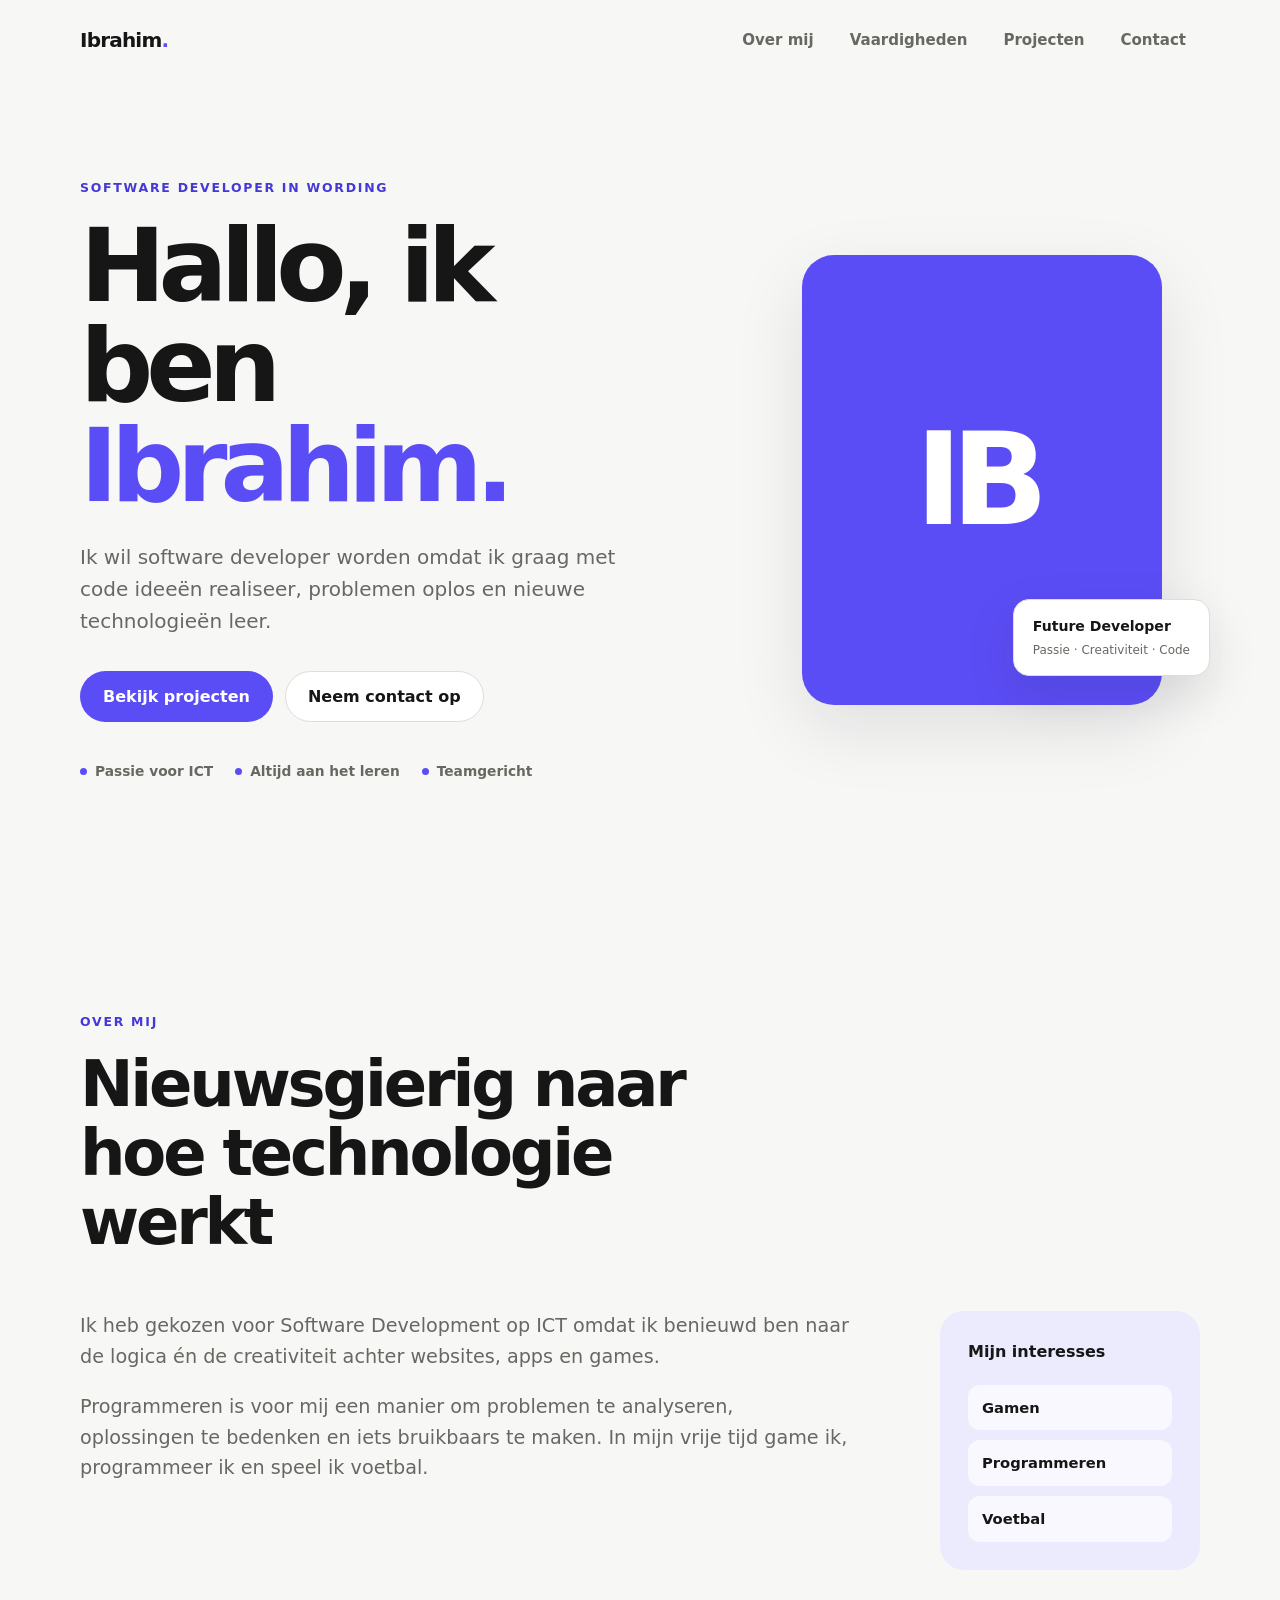
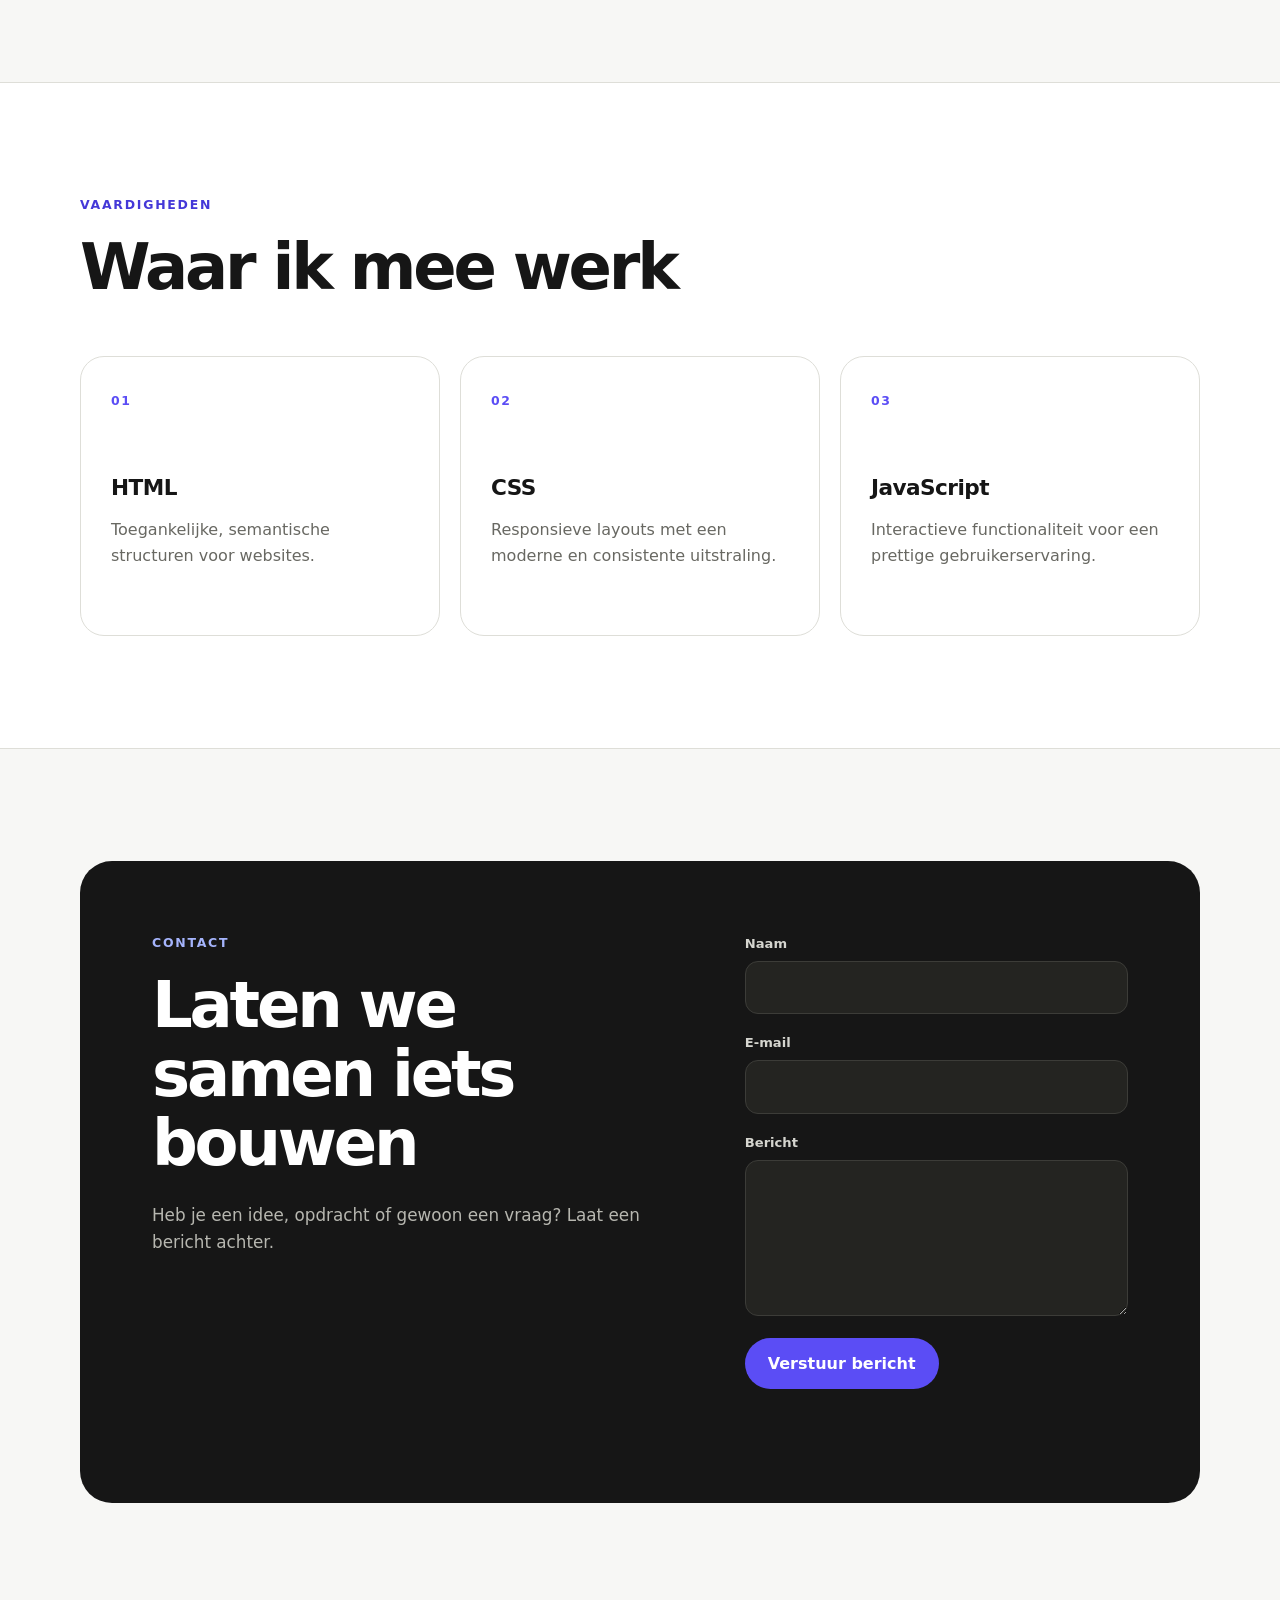
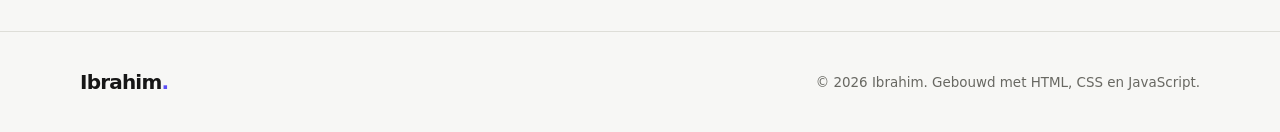
<file: portfolio-website/index.html>
<!DOCTYPE html>
<html lang="nl">
<head>
    <meta charset="UTF-8">
    <meta name="viewport" content="width=device-width, initial-scale=1.0">
    <meta name="description" content="De persoonlijke portfolio-website van Ibrahim, student Software Developer.">
    <title>Ibrahim | Portfolio</title>
    <link rel="stylesheet" href="css/style.css">
    <script src="js/script.js" defer></script>
</head>
<body>
    <a class="skip-link" href="#inhoud">Naar de inhoud</a>

    <header class="site-header">
        <nav class="navbar container" aria-label="Hoofdnavigatie">
            <a class="brand" href="#top" aria-label="Terug naar het begin">Ibrahim<span>.</span></a>

            <button class="nav-toggle" type="button" aria-expanded="false" aria-controls="nav-menu" aria-label="Open het menu">
                <span></span>
                <span></span>
                <span></span>
            </button>

            <div class="nav-menu" id="nav-menu">
                <a class="nav-link active" href="#over-mij" data-section="over-mij">Over mij</a>
                <a class="nav-link" href="#vaardigheden" data-section="vaardigheden">Vaardigheden</a>
                <a class="nav-link" href="projecten.html" data-section="projecten">Projecten</a>
                <a class="nav-link" href="#contact" data-section="contact">Contact</a>
            </div>
        </nav>
    </header>

    <main id="inhoud">
        <section class="hero" id="top">
            <div class="hero-grid container">
                <div class="hero-copy">
                    <p class="eyebrow">Software Developer in wording</p>
                    <h1>Hallo, ik ben <span>Ibrahim.</span></h1>
                    <p class="hero-text">Ik wil software developer worden omdat ik graag met code ideeën realiseer, problemen oplos en nieuwe technologieën leer.</p>

                    <div class="hero-actions">
                        <a class="button button-primary" href="projecten.html">Bekijk projecten</a>
                        <a class="button button-secondary" href="#contact">Neem contact op</a>
                    </div>

                    <ul class="hero-facts" aria-label="Persoonlijke kenmerken">
                        <li>Passie voor ICT</li>
                        <li>Altijd aan het leren</li>
                        <li>Teamgericht</li>
                    </ul>
                </div>

                <div class="portrait-wrap" aria-hidden="true">
                    <div class="portrait">
                        <span>IB</span>
                    </div>
                    <div class="portrait-label">
                        <strong>Future Developer</strong>
                        <span>Passie · Creativiteit · Code</span>
                    </div>
                </div>
            </div>
        </section>

        <section class="section" id="over-mij">
            <div class="container">
                <div class="section-heading">
                    <p class="eyebrow">Over mij</p>
                    <h2>Nieuwsgierig naar hoe technologie werkt</h2>
                </div>

                <div class="about-grid">
                    <div class="about-copy">
                        <p>Ik heb gekozen voor Software Development op ICT omdat ik benieuwd ben naar de logica én de creativiteit achter websites, apps en games.</p>
                        <p>Programmeren is voor mij een manier om problemen te analyseren, oplossingen te bedenken en iets bruikbaars te maken. In mijn vrije tijd game ik, programmeer ik en speel ik voetbal.</p>
                    </div>

                    <aside class="interest-card" aria-label="Mijn interesses">
                        <h3>Mijn interesses</h3>
                        <ul>
                            <li>Gamen</li>
                            <li>Programmeren</li>
                            <li>Voetbal</li>
                        </ul>
                    </aside>
                </div>
            </div>
        </section>

        <section class="section section-muted" id="vaardigheden">
            <div class="container">
                <div class="section-heading">
                    <p class="eyebrow">Vaardigheden</p>
                    <h2>Waar ik mee werk</h2>
                </div>

                <div class="skills-grid">
                    <article class="skill-card">
                        <span class="skill-number">01</span>
                        <h3>HTML</h3>
                        <p>Toegankelijke, semantische structuren voor websites.</p>
                    </article>
                    <article class="skill-card">
                        <span class="skill-number">02</span>
                        <h3>CSS</h3>
                        <p>Responsieve layouts met een moderne en consistente uitstraling.</p>
                    </article>
                    <article class="skill-card">
                        <span class="skill-number">03</span>
                        <h3>JavaScript</h3>
                        <p>Interactieve functionaliteit voor een prettige gebruikerservaring.</p>
                    </article>
                </div>
            </div>
        </section>

        <section class="section contact-section" id="contact">
            <div class="contact-card container">
                <div>
                    <p class="eyebrow">Contact</p>
                    <h2>Laten we samen iets bouwen</h2>
                    <p>Heb je een idee, opdracht of gewoon een vraag? Laat een bericht achter.</p>
                </div>

                <form class="contact-form" id="contact-form">
                    <div class="form-field">
                        <label for="name">Naam</label>
                        <input id="name" name="name" type="text" autocomplete="name" required>
                    </div>
                    <div class="form-field">
                        <label for="email">E-mail</label>
                        <input id="email" name="email" type="email" autocomplete="email" required>
                    </div>
                    <div class="form-field">
                        <label for="message">Bericht</label>
                        <textarea id="message" name="message" rows="5" required></textarea>
                    </div>
                    <button class="button button-primary" type="submit">Verstuur bericht</button>
                    <p class="form-status" id="form-status" role="status" aria-live="polite"></p>
                </form>
            </div>
        </section>
    </main>

    <footer class="site-footer">
        <div class="container">
            <a class="brand" href="#top">Ibrahim<span>.</span></a>
            <p>&copy; <span id="year"></span> Ibrahim. Gebouwd met HTML, CSS en JavaScript.</p>
        </div>
    </footer>
</body>
</html>
</file>
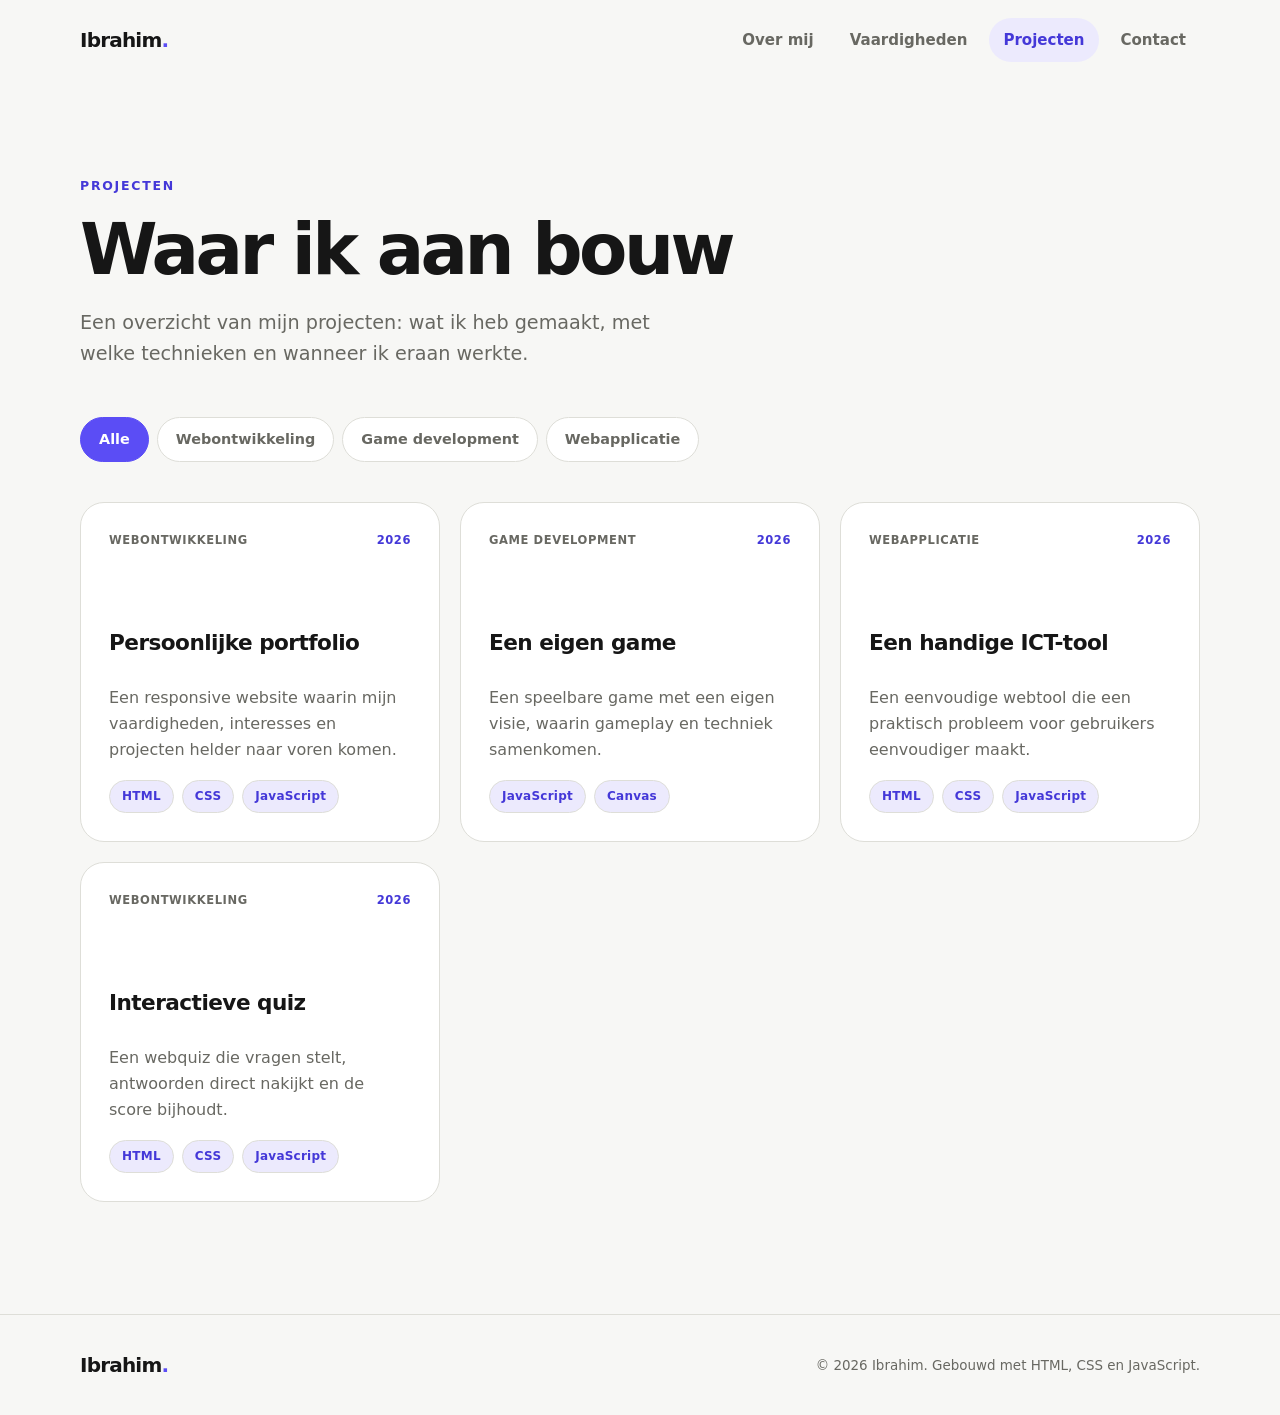
<file: portfolio-website/projecten.html>
<!DOCTYPE html>
<html lang="nl">
<head>
    <meta charset="UTF-8">
    <meta name="viewport" content="width=device-width, initial-scale=1.0">
    <meta name="description" content="Overzicht van de projecten van Ibrahim, student Software Developer.">
    <title>Projecten | Ibrahim</title>
    <link rel="stylesheet" href="css/style.css">
    <script src="js/script.js" defer></script>
</head>
<body>
    <a class="skip-link" href="#inhoud">Naar de inhoud</a>

    <header class="site-header">
        <nav class="navbar container" aria-label="Hoofdnavigatie">
            <a class="brand" href="index.html" aria-label="Terug naar de homepage">Ibrahim<span>.</span></a>

            <button class="nav-toggle" type="button" aria-expanded="false" aria-controls="nav-menu" aria-label="Open het menu">
                <span></span>
                <span></span>
                <span></span>
            </button>

            <div class="nav-menu" id="nav-menu">
                <a class="nav-link" href="index.html#over-mij" data-section="over-mij">Over mij</a>
                <a class="nav-link" href="index.html#vaardigheden" data-section="vaardigheden">Vaardigheden</a>
                <a class="nav-link active" href="#projecten" data-section="projecten">Projecten</a>
                <a class="nav-link" href="index.html#contact" data-section="contact">Contact</a>
            </div>
        </nav>
    </header>

    <main id="inhoud">
        <section class="section projects-page" id="projecten">
            <div class="container">
                <div class="page-intro">
                    <p class="eyebrow">Projecten</p>
                    <h1>Waar ik aan bouw</h1>
                    <p class="page-lead">Een overzicht van mijn projecten: wat ik heb gemaakt, met welke technieken en wanneer ik eraan werkte.</p>
                </div>

                <div class="filter-bar" role="group" aria-label="Filter projecten op categorie">
                    <button class="filter-button is-active" type="button" data-filter="alle" aria-pressed="true">Alle</button>
                    <button class="filter-button" type="button" data-filter="web" aria-pressed="false">Webontwikkeling</button>
                    <button class="filter-button" type="button" data-filter="game" aria-pressed="false">Game development</button>
                    <button class="filter-button" type="button" data-filter="app" aria-pressed="false">Webapplicatie</button>
                </div>

                <div class="projects-grid">
                    <article class="project-card" data-project-category="web">
                        <div class="project-topline">
                            <span>Webontwikkeling</span>
                            <span>2026</span>
                        </div>
                        <h3>Persoonlijke portfolio</h3>
                        <p>Een responsive website waarin mijn vaardigheden, interesses en projecten helder naar voren komen.</p>
                        <ul class="project-tags" aria-label="Gebruikte technieken">
                            <li>HTML</li>
                            <li>CSS</li>
                            <li>JavaScript</li>
                        </ul>
                    </article>

                    <article class="project-card" data-project-category="game">
                        <div class="project-topline">
                            <span>Game development</span>
                            <span>2026</span>
                        </div>
                        <h3>Een eigen game</h3>
                        <p>Een speelbare game met een eigen visie, waarin gameplay en techniek samenkomen.</p>
                        <ul class="project-tags" aria-label="Gebruikte technieken">
                            <li>JavaScript</li>
                            <li>Canvas</li>
                        </ul>
                    </article>

                    <article class="project-card" data-project-category="app">
                        <div class="project-topline">
                            <span>Webapplicatie</span>
                            <span>2026</span>
                        </div>
                        <h3>Een handige ICT-tool</h3>
                        <p>Een eenvoudige webtool die een praktisch probleem voor gebruikers eenvoudiger maakt.</p>
                        <ul class="project-tags" aria-label="Gebruikte technieken">
                            <li>HTML</li>
                            <li>CSS</li>
                            <li>JavaScript</li>
                        </ul>
                    </article>

                    <article class="project-card" data-project-category="web">
                        <div class="project-topline">
                            <span>Webontwikkeling</span>
                            <span>2026</span>
                        </div>
                        <h3>Interactieve quiz</h3>
                        <p>Een webquiz die vragen stelt, antwoorden direct nakijkt en de score bijhoudt.</p>
                        <ul class="project-tags" aria-label="Gebruikte technieken">
                            <li>HTML</li>
                            <li>CSS</li>
                            <li>JavaScript</li>
                        </ul>
                    </article>
                </div>
            </div>
        </section>
    </main>

    <footer class="site-footer">
        <div class="container">
            <a class="brand" href="index.html">Ibrahim<span>.</span></a>
            <p>&copy; <span id="year"></span> Ibrahim. Gebouwd met HTML, CSS en JavaScript.</p>
        </div>
    </footer>
</body>
</html>
</file>
<file: portfolio-website/css/style.css>
:root {
    --color-background: #f7f7f5;
    --color-surface: #ffffff;
    --color-text: #161616;
    --color-muted: #686862;
    --color-border: #deded8;
    --color-accent: #5b4df5;
    --color-accent-dark: #4438d8;
    --color-soft: #eceafd;
    --shadow: 0 24px 70px rgba(25, 23, 50, 0.1);
    --radius: 24px;
    --container: 1120px;
}

*,
*::before,
*::after {
    box-sizing: border-box;
}

html {
    scroll-behavior: smooth;
    scroll-padding-top: 96px;
}

body {
    margin: 0;
    background: var(--color-background);
    color: var(--color-text);
    font-family: Inter, ui-sans-serif, system-ui, -apple-system, BlinkMacSystemFont, "Segoe UI", sans-serif;
    line-height: 1.6;
}

body.menu-open {
    overflow: hidden;
}

button,
input,
textarea {
    font: inherit;
}

a {
    color: inherit;
}

h1,
h2,
h3,
p {
    margin-top: 0;
}

.container {
    width: min(calc(100% - 40px), var(--container));
    margin-inline: auto;
}

.skip-link {
    position: fixed;
    top: 12px;
    left: 12px;
    z-index: 1000;
    padding: 10px 16px;
    border-radius: 10px;
    background: var(--color-text);
    color: var(--color-surface);
    transform: translateY(-160%);
    transition: transform 180ms ease;
}

.skip-link:focus {
    transform: translateY(0);
}

.site-header {
    position: fixed;
    inset: 0 0 auto;
    z-index: 100;
    border-bottom: 1px solid transparent;
    transition: background-color 180ms ease, border-color 180ms ease;
}

.site-header.is-scrolled {
    border-color: var(--color-border);
    background: var(--color-background);
}

.navbar {
    display: flex;
    min-height: 80px;
    align-items: center;
    justify-content: space-between;
}

.brand {
    color: var(--color-text);
    font-size: 1.25rem;
    font-weight: 800;
    letter-spacing: -0.04em;
    text-decoration: none;
}

.brand span {
    color: var(--color-accent);
}

.nav-menu {
    display: flex;
    align-items: center;
    gap: 8px;
}

.nav-link {
    position: relative;
    padding: 10px 14px;
    border-radius: 999px;
    color: var(--color-muted);
    font-size: 0.94rem;
    font-weight: 600;
    text-decoration: none;
    transition: color 180ms ease, background-color 180ms ease;
}

.nav-link:hover,
.nav-link.active {
    background: var(--color-soft);
    color: var(--color-accent-dark);
}

.nav-toggle {
    display: none;
    width: 44px;
    height: 44px;
    padding: 11px;
    border: 0;
    border-radius: 12px;
    background: var(--color-surface);
    cursor: pointer;
}

.nav-toggle span {
    display: block;
    width: 100%;
    height: 2px;
    margin: 5px 0;
    border-radius: 2px;
    background: var(--color-text);
    transition: transform 180ms ease, opacity 180ms ease;
}

.nav-toggle[aria-expanded="true"] span:first-child {
    transform: translateY(7px) rotate(45deg);
}

.nav-toggle[aria-expanded="true"] span:nth-child(2) {
    opacity: 0;
}

.nav-toggle[aria-expanded="true"] span:last-child {
    transform: translateY(-7px) rotate(-45deg);
}

.hero {
    display: grid;
    min-height: 100vh;
    align-items: center;
    padding: 132px 0 72px;
    overflow: hidden;
}

.hero-grid {
    display: grid;
    grid-template-columns: minmax(0, 1.15fr) minmax(320px, 0.85fr);
    align-items: center;
    gap: clamp(48px, 8vw, 96px);
}

.eyebrow {
    margin-bottom: 18px;
    color: var(--color-accent-dark);
    font-size: 0.78rem;
    font-weight: 800;
    letter-spacing: 0.14em;
    text-transform: uppercase;
}

.hero h1 {
    max-width: 720px;
    margin-bottom: 24px;
    font-size: clamp(3.4rem, 8vw, 6.6rem);
    line-height: 0.98;
    letter-spacing: -0.07em;
}

.hero h1 span {
    color: var(--color-accent);
}

.hero-text {
    max-width: 640px;
    margin-bottom: 34px;
    color: var(--color-muted);
    font-size: clamp(1.05rem, 2vw, 1.25rem);
}

.hero-actions {
    display: flex;
    flex-wrap: wrap;
    gap: 12px;
    margin-bottom: 38px;
}

.button {
    display: inline-flex;
    min-height: 50px;
    align-items: center;
    justify-content: center;
    padding: 12px 22px;
    border: 1px solid transparent;
    border-radius: 999px;
    font-weight: 750;
    text-decoration: none;
    cursor: pointer;
    transition: transform 180ms ease, box-shadow 180ms ease, background-color 180ms ease;
}

.button:hover {
    transform: translateY(-2px);
}

.button:focus-visible,
.nav-link:focus-visible,
.nav-toggle:focus-visible,
.brand:focus-visible,
.filter-button:focus-visible,
input:focus-visible,
textarea:focus-visible {
    outline: 3px solid rgba(91, 77, 245, 0.3);
    outline-offset: 3px;
}

.button-primary {
    background: var(--color-accent);
    color: white;
}

.button-primary:hover {
    background: var(--color-accent-dark);
    box-shadow: 0 14px 34px rgba(91, 77, 245, 0.28);
}

.button-secondary {
    border-color: var(--color-border);
    background: var(--color-surface);
    color: var(--color-text);
}

.button-secondary:hover {
    border-color: var(--color-text);
}

.hero-facts {
    display: flex;
    flex-wrap: wrap;
    gap: 10px 22px;
    margin: 0;
    padding: 0;
    color: var(--color-muted);
    font-size: 0.86rem;
    font-weight: 650;
    list-style: none;
}

.hero-facts li::before {
    content: "";
    display: inline-block;
    width: 7px;
    height: 7px;
    margin-right: 8px;
    border-radius: 50%;
    background: var(--color-accent);
    vertical-align: 1px;
}

.portrait-wrap {
    position: relative;
    display: grid;
    min-height: 480px;
    place-items: center;
}

.portrait {
    position: relative;
    z-index: 1;
    display: grid;
    width: min(100%, 360px);
    aspect-ratio: 4 / 5;
    place-items: center;
    border-radius: 32px;
    background: var(--color-accent);
    box-shadow: var(--shadow);
    color: white;
}

.portrait span {
    font-size: clamp(5rem, 12vw, 8rem);
    font-weight: 900;
    letter-spacing: -0.09em;
    transform: translateX(-0.05em);
}

.portrait-label {
    position: absolute;
    z-index: 2;
    right: -10px;
    bottom: 44px;
    display: grid;
    gap: 3px;
    padding: 15px 19px;
    border: 1px solid var(--color-border);
    border-radius: 16px;
    background: var(--color-surface);
    box-shadow: 0 18px 50px rgba(25, 23, 50, 0.12);
}

.portrait-label strong {
    font-size: 0.88rem;
}

.portrait-label span {
    color: var(--color-muted);
    font-size: 0.75rem;
}

.section {
    padding: 112px 0;
}

.section-muted {
    border-block: 1px solid var(--color-border);
    background: var(--color-surface);
}

.section-heading {
    max-width: 720px;
    margin-bottom: 54px;
}

.section-heading h2,
.contact-card h2 {
    margin-bottom: 0;
    font-size: clamp(2.3rem, 5vw, 4rem);
    line-height: 1.08;
    letter-spacing: -0.05em;
}

.about-grid {
    display: grid;
    grid-template-columns: minmax(0, 1.5fr) minmax(260px, 0.5fr);
    gap: clamp(36px, 7vw, 88px);
}

.about-copy p {
    color: var(--color-muted);
    font-size: clamp(1.05rem, 2vw, 1.2rem);
}

.interest-card {
    align-self: start;
    padding: 28px;
    border-radius: var(--radius);
    background: var(--color-soft);
}

.interest-card h3 {
    margin-bottom: 20px;
    font-size: 1rem;
}

.interest-card ul {
    display: grid;
    gap: 10px;
    margin: 0;
    padding: 0;
    list-style: none;
}

.interest-card li {
    padding: 11px 14px;
    border-radius: 12px;
    background: rgba(255, 255, 255, 0.68);
    font-size: 0.92rem;
    font-weight: 650;
}

.skills-grid,
.projects-grid {
    display: grid;
    grid-template-columns: repeat(3, minmax(0, 1fr));
    gap: 20px;
}

.skill-card,
.project-card {
    border: 1px solid var(--color-border);
    border-radius: var(--radius);
    background: var(--color-background);
    transition: transform 220ms ease, box-shadow 220ms ease, border-color 220ms ease;
}

.skill-card {
    min-height: 280px;
    padding: 30px;
}

.skill-card:hover,
.project-card:hover {
    transform: translateY(-6px);
    border-color: rgba(91, 77, 245, 0.35);
    box-shadow: 0 24px 60px rgba(25, 23, 50, 0.09);
}

.section-muted .skill-card {
    background: var(--color-surface);
}

.skill-number {
    display: inline-block;
    margin-bottom: 60px;
    color: var(--color-accent);
    font-size: 0.78rem;
    font-weight: 800;
    letter-spacing: 0.12em;
}

.skill-card h3,
.project-card h3 {
    margin-bottom: 12px;
    font-size: 1.35rem;
    letter-spacing: -0.025em;
}

.skill-card p,
.project-card p {
    margin-bottom: 0;
    color: var(--color-muted);
}

.project-card {
    display: flex;
    min-height: 340px;
    flex-direction: column;
    padding: 28px;
    background: var(--color-surface);
}

.project-topline {
    display: flex;
    justify-content: space-between;
    gap: 12px;
    margin-bottom: 76px;
    color: var(--color-muted);
    font-size: 0.72rem;
    font-weight: 750;
    letter-spacing: 0.05em;
    text-transform: uppercase;
}

.project-topline span:last-child {
    color: var(--color-accent-dark);
}

.project-card p {
    margin-top: auto;
}

.section.projects-page {
    padding-top: clamp(140px, 16vw, 176px);
}

.page-intro {
    max-width: 720px;
    margin-bottom: 48px;
}

.page-intro h1 {
    margin-bottom: 20px;
    font-size: clamp(2.6rem, 6vw, 4.4rem);
    line-height: 1.05;
    letter-spacing: -0.05em;
}

.page-lead {
    max-width: 620px;
    margin-bottom: 0;
    color: var(--color-muted);
    font-size: clamp(1.05rem, 2vw, 1.2rem);
}

.filter-bar {
    display: flex;
    gap: 8px;
    margin-bottom: 36px;
    padding-bottom: 4px;
    overflow-x: auto;
    scrollbar-width: none;
}

.filter-bar::-webkit-scrollbar {
    display: none;
}

.filter-button {
    flex-shrink: 0;
    min-height: 44px;
    padding: 10px 18px;
    border: 1px solid var(--color-border);
    border-radius: 999px;
    background: var(--color-surface);
    color: var(--color-muted);
    font-size: 0.9rem;
    font-weight: 700;
    cursor: pointer;
    transition: color 180ms ease, background-color 180ms ease, border-color 180ms ease;
}

.filter-button:not(.is-active):hover {
    border-color: var(--color-text);
    color: var(--color-text);
}

.filter-button.is-active {
    border-color: var(--color-accent);
    background: var(--color-accent);
    color: white;
}

.project-tags {
    display: flex;
    flex-wrap: wrap;
    gap: 8px;
    margin: 18px 0 0;
    padding: 0;
    list-style: none;
}

.project-tags li {
    padding: 6px 12px;
    border: 1px solid var(--color-border);
    border-radius: 999px;
    background: var(--color-soft);
    color: var(--color-accent-dark);
    font-size: 0.75rem;
    font-weight: 750;
    letter-spacing: 0.02em;
}

.project-card.is-hidden {
    display: none;
}

.contact-section {
    padding-bottom: 128px;
}

.contact-card {
    display: grid;
    grid-template-columns: minmax(0, 0.9fr) minmax(320px, 0.7fr);
    gap: clamp(44px, 8vw, 100px);
    padding: clamp(32px, 6vw, 72px);
    border-radius: 32px;
    background: var(--color-text);
    color: white;
}

.contact-card .eyebrow {
    color: #a5b4fc;
}

.contact-card > div > p:last-child {
    max-width: 540px;
    margin: 24px 0 0;
    color: #b7b7b0;
    font-size: 1.05rem;
}

.contact-form {
    display: grid;
    align-content: start;
    gap: 18px;
}

.form-field {
    display: grid;
    gap: 7px;
}

.form-field label {
    color: #d5d5cf;
    font-size: 0.82rem;
    font-weight: 700;
}

.form-field input,
.form-field textarea {
    width: 100%;
    border: 1px solid #3c3c38;
    border-radius: 13px;
    background: #242421;
    color: white;
    padding: 13px 15px;
    resize: vertical;
    transition: border-color 180ms ease, box-shadow 180ms ease;
}

.form-field input:focus,
.form-field textarea:focus {
    border-color: #8b5cf6;
    box-shadow: 0 0 0 3px rgba(139, 92, 246, 0.2);
    outline: none;
}

.form-field input::placeholder,
.form-field textarea::placeholder {
    color: #898983;
}

.contact-form .button {
    justify-self: start;
    margin-top: 4px;
}

.form-status {
    min-height: 24px;
    margin: 0;
    color: #c7d2fe;
    font-size: 0.88rem;
}

.site-footer {
    padding: 34px 0;
    border-top: 1px solid var(--color-border);
}

.site-footer .container {
    display: flex;
    align-items: center;
    justify-content: space-between;
    gap: 20px;
}

.site-footer p {
    margin: 0;
    color: var(--color-muted);
    font-size: 0.84rem;
}

@media (max-width: 900px) {
    .nav-toggle {
        display: block;
        z-index: 2;
    }

    .nav-menu {
        position: fixed;
        inset: 80px 20px auto;
        display: none;
        align-items: stretch;
        padding: 16px;
        border: 1px solid var(--color-border);
        border-radius: 20px;
        background: var(--color-surface);
        box-shadow: var(--shadow);
    }

    .nav-menu.is-open {
        display: grid;
    }

    .nav-link {
        padding: 13px 15px;
    }

    .hero-grid,
    .about-grid,
    .contact-card {
        grid-template-columns: 1fr;
    }

    .hero {
        min-height: auto;
        padding-top: 148px;
    }

    .hero-copy {
        text-align: center;
    }

    .hero-text {
        margin-inline: auto;
    }

    .hero-actions,
    .hero-facts {
        justify-content: center;
    }

    .portrait-wrap {
        min-height: 450px;
    }

    .portrait {
        width: min(78vw, 340px);
    }

    .portrait-label {
        right: 5%;
    }

    .skills-grid,
    .projects-grid {
        grid-template-columns: repeat(2, minmax(0, 1fr));
    }
}

@media (max-width: 620px) {
    html {
        scroll-padding-top: 76px;
    }

    .navbar {
        min-height: 70px;
    }

    .nav-menu {
        inset: 70px 14px auto;
    }

    .hero {
        padding: 124px 0 56px;
    }

    .hero h1 {
        font-size: clamp(3.2rem, 18vw, 5rem);
    }

    .hero-actions {
        align-items: stretch;
        flex-direction: column;
    }

    .hero-actions .button {
        width: 100%;
    }

    .hero-facts {
        display: grid;
        justify-content: start;
        text-align: left;
    }

    .portrait-wrap {
        min-height: 390px;
    }

    .portrait-label {
        right: 0;
        bottom: 22px;
    }

    .section {
        padding: 82px 0;
    }

    .skills-grid,
    .projects-grid {
        grid-template-columns: 1fr;
    }

    .skill-card {
        min-height: auto;
    }

    .skill-number,
    .project-topline {
        margin-bottom: 48px;
    }

    .project-card {
        min-height: 300px;
    }

    .contact-section {
        padding-bottom: 90px;
    }

    .contact-card {
        width: min(calc(100% - 24px), var(--container));
        border-radius: 24px;
    }

    .site-footer .container {
        align-items: flex-start;
        flex-direction: column;
    }
}

@media (prefers-reduced-motion: reduce) {
    html {
        scroll-behavior: auto;
    }
}
</file>
